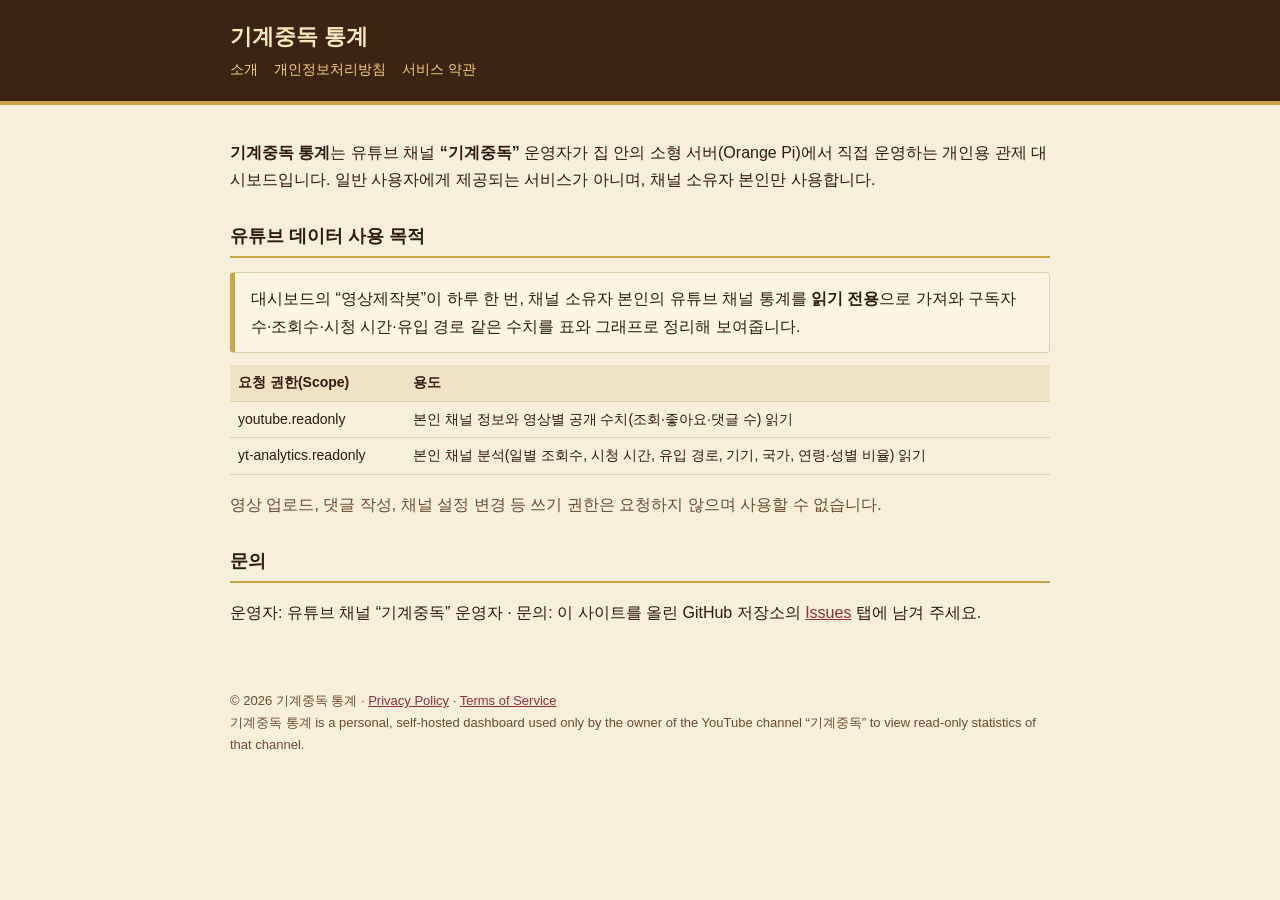
<file: index.html>
<!doctype html>
<html lang="ko"><head><meta charset="utf-8"><meta name="viewport" content="width=device-width,initial-scale=1">
<title>기계중독 통계</title><link rel="stylesheet" href="style.css"></head>
<body>
<header><div class="in"><h1>기계중독 통계</h1>
<nav><a href="index.html">소개</a><a href="privacy.html">개인정보처리방침</a><a href="terms.html">서비스 약관</a></nav></div></header>
<main>
<p><b>기계중독 통계</b>는 유튜브 채널 <b>“기계중독”</b> 운영자가 집 안의 소형 서버(Orange Pi)에서 직접 운영하는
개인용 관제 대시보드입니다. 일반 사용자에게 제공되는 서비스가 아니며, 채널 소유자 본인만 사용합니다.</p>

<h2>유튜브 데이터 사용 목적</h2>
<div class="card">
대시보드의 “영상제작봇”이 하루 한 번, 채널 소유자 본인의 유튜브 채널 통계를 <b>읽기 전용</b>으로 가져와
구독자 수·조회수·시청 시간·유입 경로 같은 수치를 표와 그래프로 정리해 보여줍니다.
</div>
<table>
<tr><th>요청 권한(Scope)</th><th>용도</th></tr>
<tr><td>youtube.readonly</td><td>본인 채널 정보와 영상별 공개 수치(조회·좋아요·댓글 수) 읽기</td></tr>
<tr><td>yt-analytics.readonly</td><td>본인 채널 분석(일별 조회수, 시청 시간, 유입 경로, 기기, 국가, 연령·성별 비율) 읽기</td></tr>
</table>
<p class="muted">영상 업로드, 댓글 작성, 채널 설정 변경 등 쓰기 권한은 요청하지 않으며 사용할 수 없습니다.</p>

<h2>문의</h2>
<p>운영자: 유튜브 채널 “기계중독” 운영자 · <span class="contact">문의: 이 사이트를 올린 GitHub 저장소의 <a class="issues" href="#">Issues</a> 탭에 남겨 주세요.</span></p>
</main>
<footer>© 2026 기계중독 통계 · <a href="privacy.html">Privacy Policy</a> · <a href="terms.html">Terms of Service</a><br>
기계중독 통계 is a personal, self-hosted dashboard used only by the owner of the YouTube channel “기계중독” to view read-only statistics of that channel.</footer>
<script>(function(){var h=location.hostname,u=h.split(".")[0];if(/\.github\.io$/.test(h)){var a=document.querySelectorAll("a.issues");for(var i=0;i<a.length;i++)a[i].href="https://github.com/"+u+"/"+h+"/issues";}})();</script></body></html>
</file>
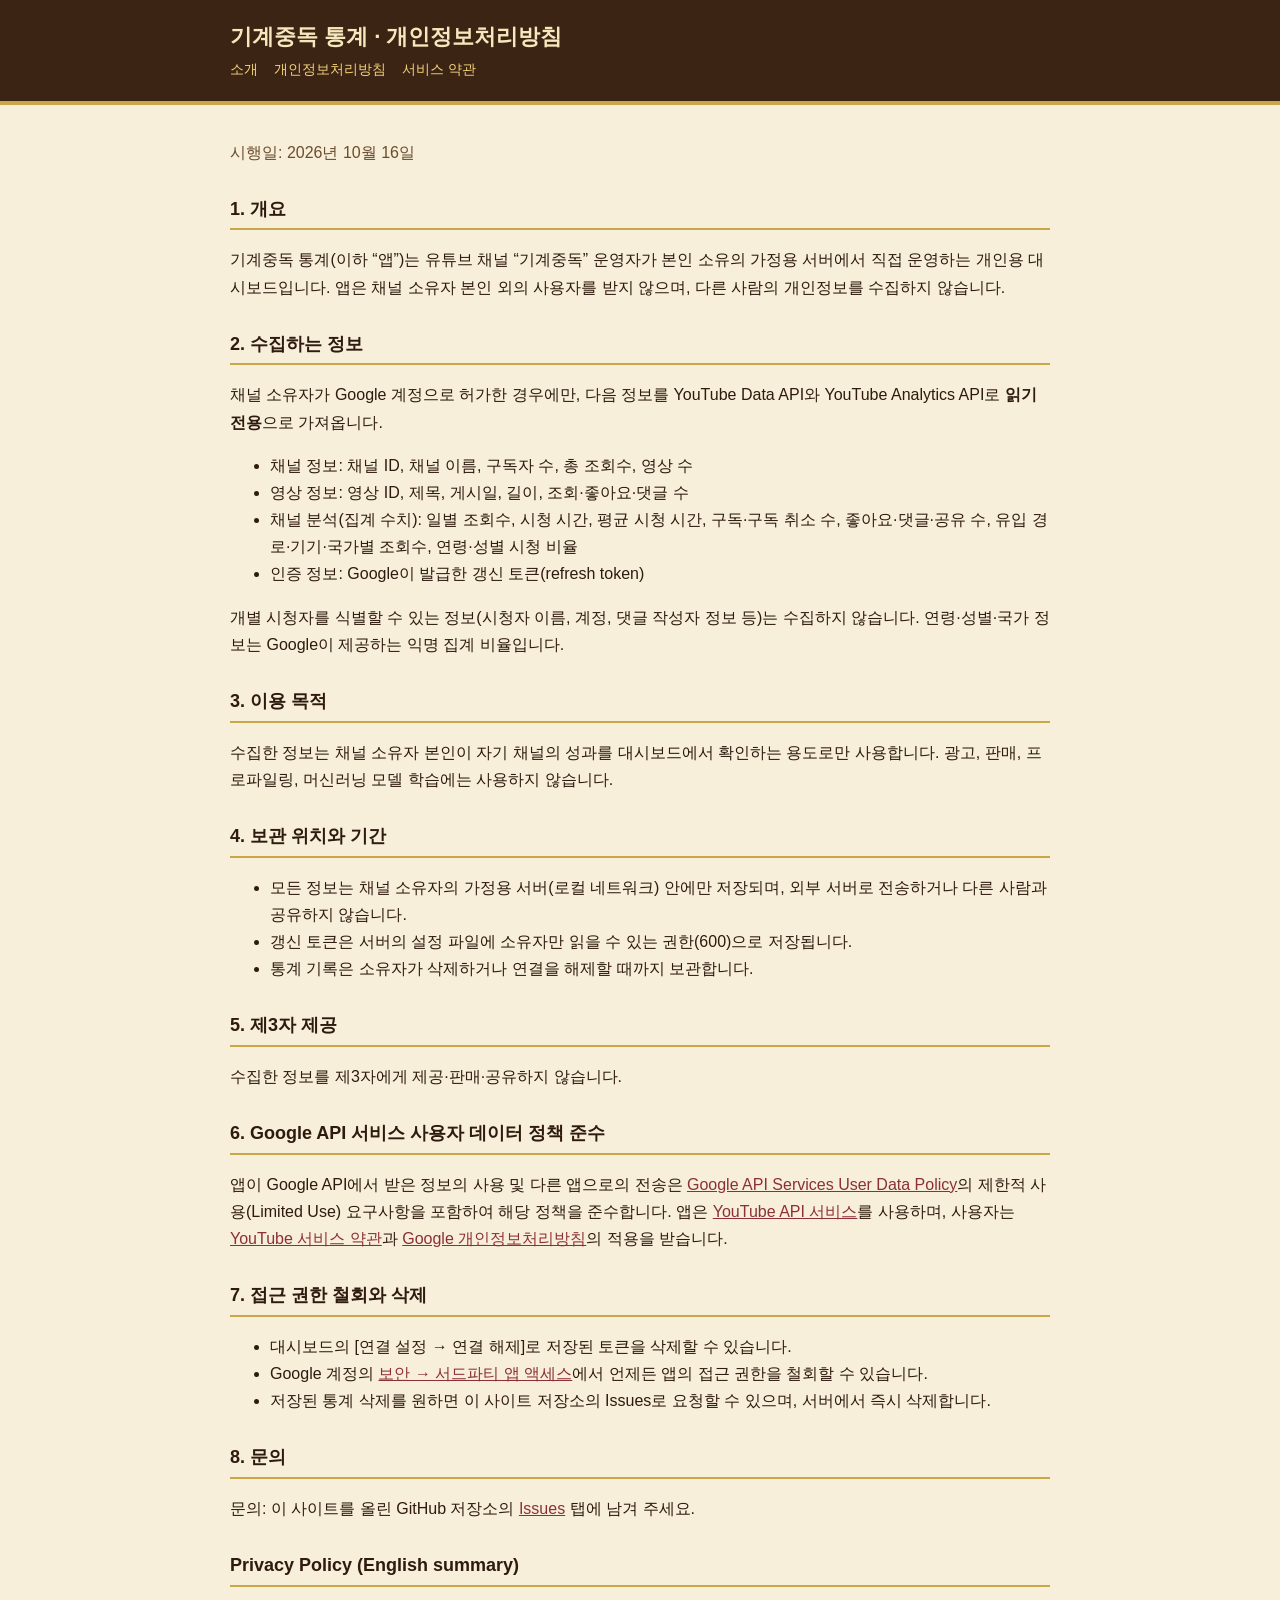
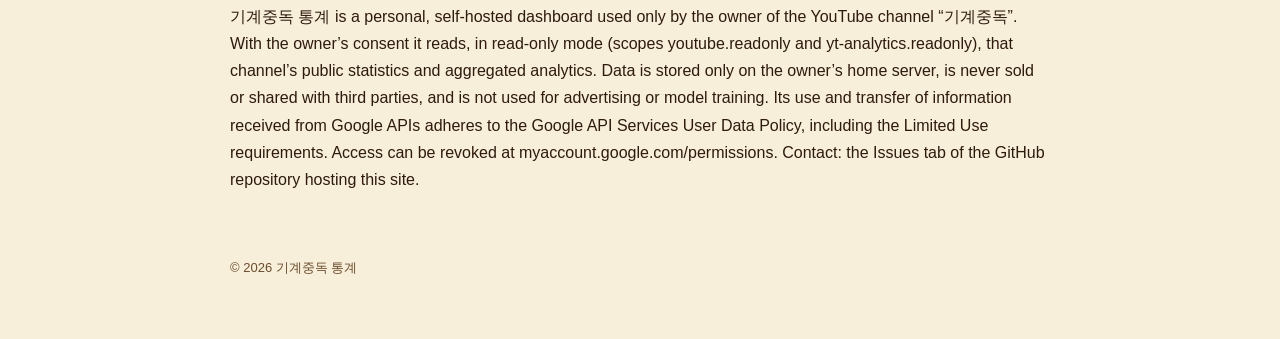
<file: privacy.html>
<!doctype html>
<html lang="ko"><head><meta charset="utf-8"><meta name="viewport" content="width=device-width,initial-scale=1">
<title>개인정보처리방침 · 기계중독 통계</title><link rel="stylesheet" href="style.css"></head>
<body>
<header><div class="in"><h1>기계중독 통계 · 개인정보처리방침</h1>
<nav><a href="index.html">소개</a><a href="privacy.html">개인정보처리방침</a><a href="terms.html">서비스 약관</a></nav></div></header>
<main>
<p class="muted">시행일: 2026년 10월 16일</p>

<h2>1. 개요</h2>
<p>기계중독 통계(이하 “앱”)는 유튜브 채널 “기계중독” 운영자가 본인 소유의 가정용 서버에서 직접 운영하는 개인용 대시보드입니다.
앱은 채널 소유자 본인 외의 사용자를 받지 않으며, 다른 사람의 개인정보를 수집하지 않습니다.</p>

<h2>2. 수집하는 정보</h2>
<p>채널 소유자가 Google 계정으로 허가한 경우에만, 다음 정보를 YouTube Data API와 YouTube Analytics API로 <b>읽기 전용</b>으로 가져옵니다.</p>
<ul>
<li>채널 정보: 채널 ID, 채널 이름, 구독자 수, 총 조회수, 영상 수</li>
<li>영상 정보: 영상 ID, 제목, 게시일, 길이, 조회·좋아요·댓글 수</li>
<li>채널 분석(집계 수치): 일별 조회수, 시청 시간, 평균 시청 시간, 구독·구독 취소 수, 좋아요·댓글·공유 수,
유입 경로·기기·국가별 조회수, 연령·성별 시청 비율</li>
<li>인증 정보: Google이 발급한 갱신 토큰(refresh token)</li>
</ul>
<p>개별 시청자를 식별할 수 있는 정보(시청자 이름, 계정, 댓글 작성자 정보 등)는 수집하지 않습니다. 연령·성별·국가 정보는 Google이 제공하는 익명 집계 비율입니다.</p>

<h2>3. 이용 목적</h2>
<p>수집한 정보는 채널 소유자 본인이 자기 채널의 성과를 대시보드에서 확인하는 용도로만 사용합니다. 광고, 판매, 프로파일링, 머신러닝 모델 학습에는 사용하지 않습니다.</p>

<h2>4. 보관 위치와 기간</h2>
<ul>
<li>모든 정보는 채널 소유자의 가정용 서버(로컬 네트워크) 안에만 저장되며, 외부 서버로 전송하거나 다른 사람과 공유하지 않습니다.</li>
<li>갱신 토큰은 서버의 설정 파일에 소유자만 읽을 수 있는 권한(600)으로 저장됩니다.</li>
<li>통계 기록은 소유자가 삭제하거나 연결을 해제할 때까지 보관합니다.</li>
</ul>

<h2>5. 제3자 제공</h2>
<p>수집한 정보를 제3자에게 제공·판매·공유하지 않습니다.</p>

<h2>6. Google API 서비스 사용자 데이터 정책 준수</h2>
<p>앱이 Google API에서 받은 정보의 사용 및 다른 앱으로의 전송은
<a href="https://developers.google.com/terms/api-services-user-data-policy">Google API Services User Data Policy</a>의
제한적 사용(Limited Use) 요구사항을 포함하여 해당 정책을 준수합니다.
앱은 <a href="https://developers.google.com/youtube/terms/api-services-terms-of-service">YouTube API 서비스</a>를 사용하며,
사용자는 <a href="https://www.youtube.com/t/terms">YouTube 서비스 약관</a>과
<a href="https://policies.google.com/privacy">Google 개인정보처리방침</a>의 적용을 받습니다.</p>

<h2>7. 접근 권한 철회와 삭제</h2>
<ul>
<li>대시보드의 [연결 설정 → 연결 해제]로 저장된 토큰을 삭제할 수 있습니다.</li>
<li>Google 계정의 <a href="https://myaccount.google.com/permissions">보안 → 서드파티 앱 액세스</a>에서 언제든 앱의 접근 권한을 철회할 수 있습니다.</li>
<li>저장된 통계 삭제를 원하면 이 사이트 저장소의 Issues로 요청할 수 있으며, 서버에서 즉시 삭제합니다.</li>
</ul>

<h2>8. 문의</h2>
<p><span class="contact">문의: 이 사이트를 올린 GitHub 저장소의 <a class="issues" href="#">Issues</a> 탭에 남겨 주세요.</span></p>

<h2>Privacy Policy (English summary)</h2>
<p>기계중독 통계 is a personal, self-hosted dashboard used only by the owner of the YouTube channel “기계중독”.
With the owner’s consent it reads, in read-only mode (scopes youtube.readonly and yt-analytics.readonly), that channel’s public
statistics and aggregated analytics. Data is stored only on the owner’s home server, is never sold or shared with third parties,
and is not used for advertising or model training. Its use and transfer of information received from Google APIs adheres to the
Google API Services User Data Policy, including the Limited Use requirements. Access can be revoked at
myaccount.google.com/permissions. Contact: the Issues tab of the GitHub repository hosting this site.</p>
</main>
<footer>© 2026 기계중독 통계</footer>
<script>(function(){var h=location.hostname,u=h.split(".")[0];if(/\.github\.io$/.test(h)){var a=document.querySelectorAll("a.issues");for(var i=0;i<a.length;i++)a[i].href="https://github.com/"+u+"/"+h+"/issues";}})();</script></body></html>
</file>
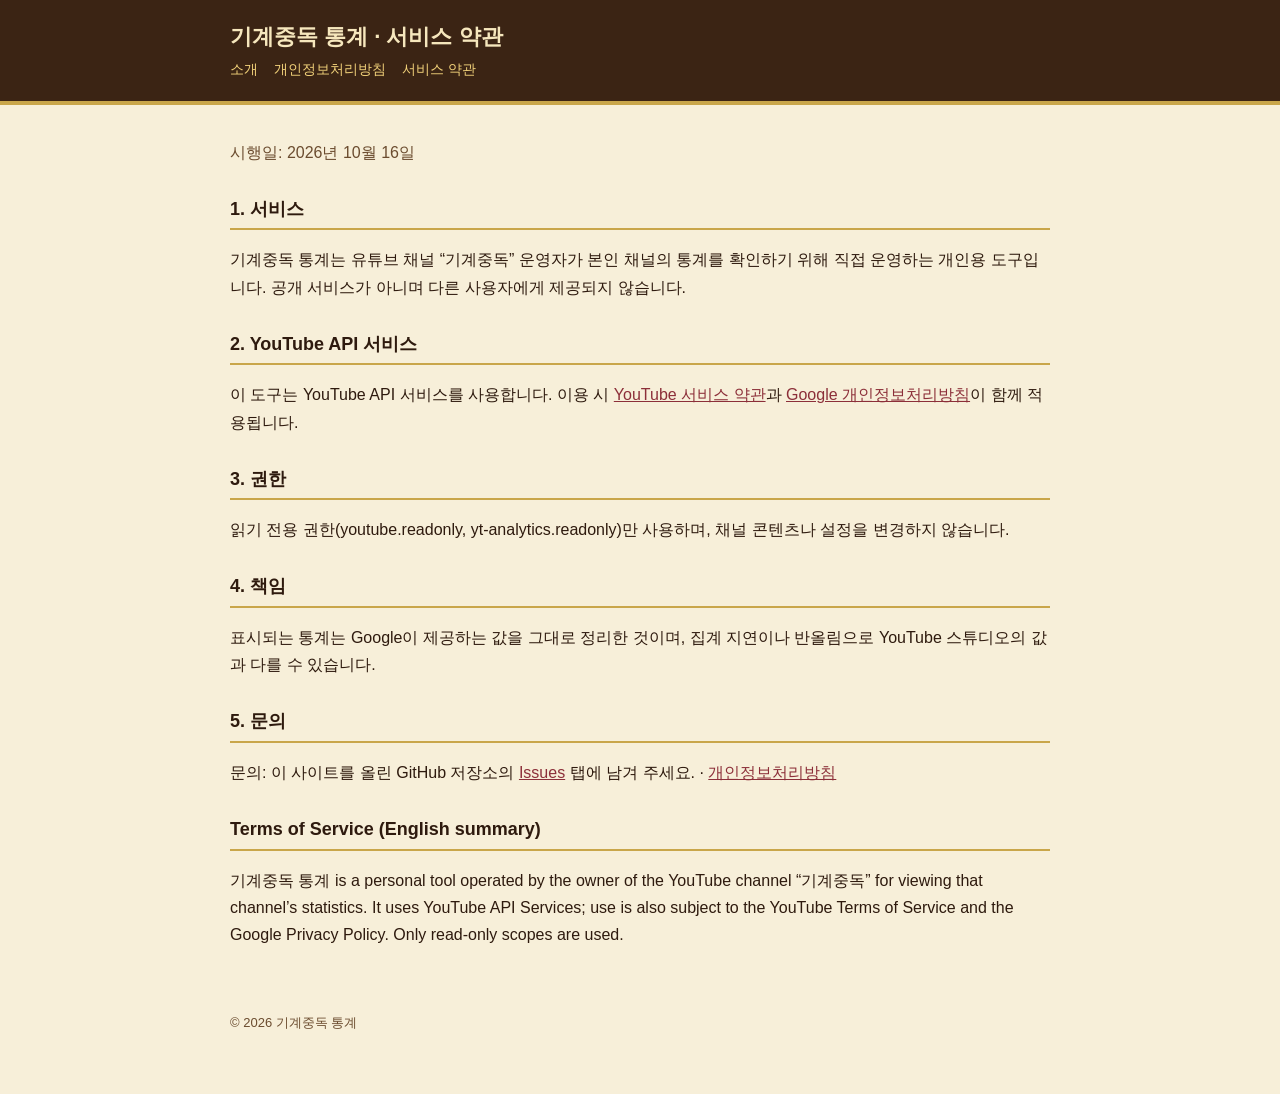
<file: terms.html>
<!doctype html>
<html lang="ko"><head><meta charset="utf-8"><meta name="viewport" content="width=device-width,initial-scale=1">
<title>서비스 약관 · 기계중독 통계</title><link rel="stylesheet" href="style.css"></head>
<body>
<header><div class="in"><h1>기계중독 통계 · 서비스 약관</h1>
<nav><a href="index.html">소개</a><a href="privacy.html">개인정보처리방침</a><a href="terms.html">서비스 약관</a></nav></div></header>
<main>
<p class="muted">시행일: 2026년 10월 16일</p>
<h2>1. 서비스</h2>
<p>기계중독 통계는 유튜브 채널 “기계중독” 운영자가 본인 채널의 통계를 확인하기 위해 직접 운영하는 개인용 도구입니다. 공개 서비스가 아니며 다른 사용자에게 제공되지 않습니다.</p>
<h2>2. YouTube API 서비스</h2>
<p>이 도구는 YouTube API 서비스를 사용합니다. 이용 시 <a href="https://www.youtube.com/t/terms">YouTube 서비스 약관</a>과
<a href="https://policies.google.com/privacy">Google 개인정보처리방침</a>이 함께 적용됩니다.</p>
<h2>3. 권한</h2>
<p>읽기 전용 권한(youtube.readonly, yt-analytics.readonly)만 사용하며, 채널 콘텐츠나 설정을 변경하지 않습니다.</p>
<h2>4. 책임</h2>
<p>표시되는 통계는 Google이 제공하는 값을 그대로 정리한 것이며, 집계 지연이나 반올림으로 YouTube 스튜디오의 값과 다를 수 있습니다.</p>
<h2>5. 문의</h2>
<p><span class="contact">문의: 이 사이트를 올린 GitHub 저장소의 <a class="issues" href="#">Issues</a> 탭에 남겨 주세요.</span> · <a href="privacy.html">개인정보처리방침</a></p>
<h2>Terms of Service (English summary)</h2>
<p>기계중독 통계 is a personal tool operated by the owner of the YouTube channel “기계중독” for viewing that channel’s statistics.
It uses YouTube API Services; use is also subject to the YouTube Terms of Service and the Google Privacy Policy. Only read-only scopes are used.</p>
</main>
<footer>© 2026 기계중독 통계</footer>
<script>(function(){var h=location.hostname,u=h.split(".")[0];if(/\.github\.io$/.test(h)){var a=document.querySelectorAll("a.issues");for(var i=0;i<a.length;i++)a[i].href="https://github.com/"+u+"/"+h+"/issues";}})();</script></body></html>
</file>
<file: style.css>
:root{--bg:#f7efd9;--ink:#2e1a0e;--muted:#6b4c2f;--line:#c9a64a;--card:#fbf5e4;--accent:#8c2f39}
*{box-sizing:border-box}
body{margin:0;background:var(--bg);color:var(--ink);font-family:"Malgun Gothic","Apple SD Gothic Neo",Arial,sans-serif;line-height:1.7}
header{background:#3b2414;color:#f6e7bd;border-bottom:4px solid var(--line)}
header .in,main{max-width:860px;margin:0 auto;padding:18px 20px}
header h1{margin:0;font-size:22px}
header nav a{color:#f2d27a;margin-right:16px;text-decoration:none;font-size:14px}
main h2{border-bottom:2px solid var(--line);padding-bottom:4px;margin-top:28px;font-size:18px}
.card{background:var(--card);border:1px solid #e0d1ad;border-left:5px solid var(--line);border-radius:4px;padding:12px 16px;margin:12px 0}
small,.muted{color:var(--muted)}
table{border-collapse:collapse;width:100%;font-size:14px}
th,td{border-bottom:1px solid #e0d1ad;text-align:left;padding:6px 8px;vertical-align:top}
th{background:#efe3c4}
footer{max-width:860px;margin:30px auto;padding:0 20px 30px;color:var(--muted);font-size:13px}
a{color:var(--accent)}
</file>
